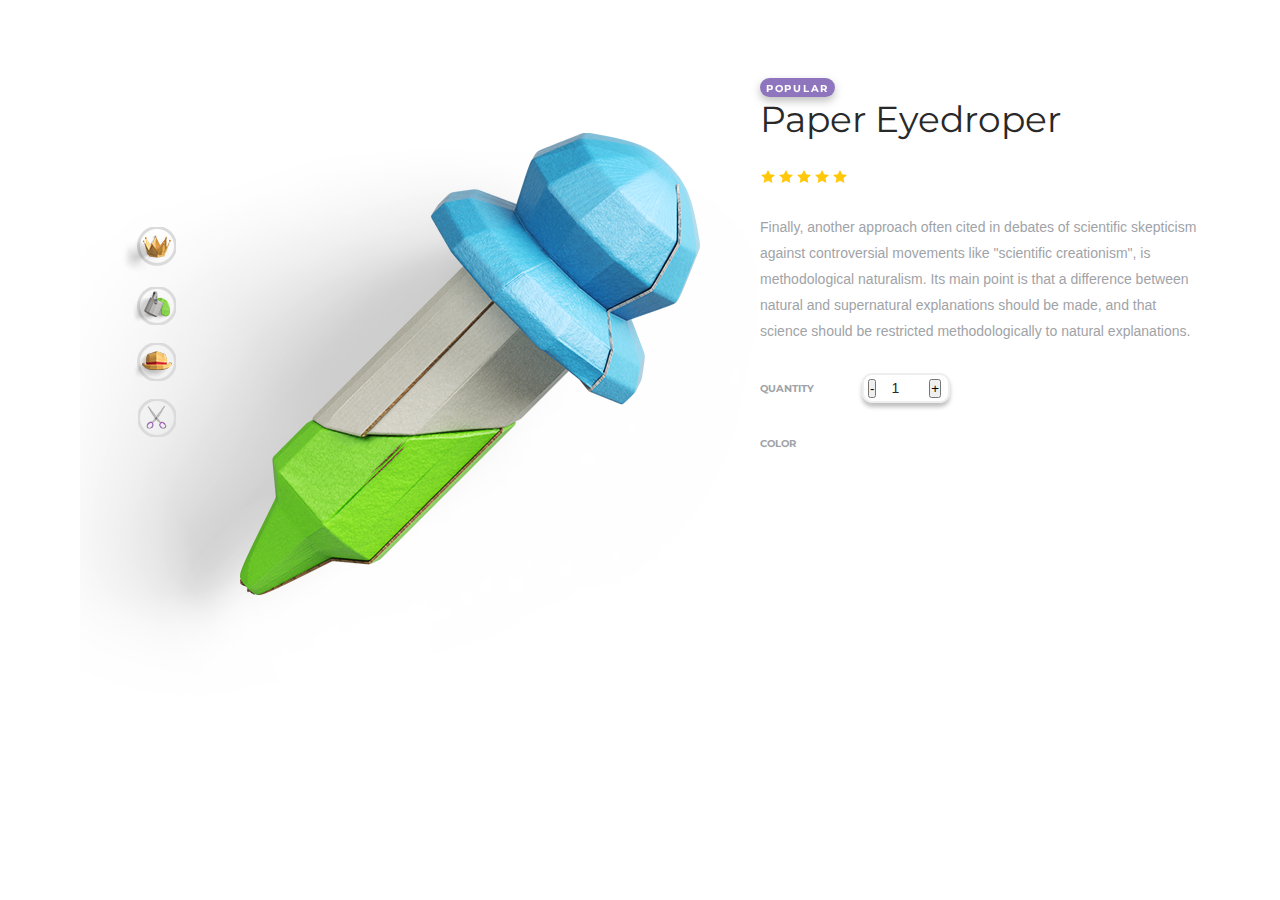
<file: homeWork.11/index.html>
<!DOCTYPE html>
<html lang="en">
<head>
    <meta charset="UTF-8">
    <meta http-equiv="X-UA-Compatible" content="IE=edge">
    <meta name="viewport" content="width=device-width, initial-scale=1.0">
    <title>Document</title>
    <link href="https://fonts.googleapis.com/css?family=Montserrat:100,200,300,regular,500,600,700,800,900,100italic,200italic,300italic,italic,500italic,600italic,700italic,800italic,900italic" rel="stylesheet" />
    <link rel="stylesheet" href="style.css">
</head>
<body>
    <section class="card-eyedropper">
        <div class="container">
            <div class="eyedropper">
                <div class="eyedropper__img">
                    <div class="eyedropper__img-bg"><img src="img/Eyedropper.png" alt="eyedropper">
                    <ul>
                        <li class="crown"></li>
                        <li class="fill"></li>
                        <li class="hat"></li>
                        <li class="scissors"></li>
                    </ul>
                    </div> 
                </div>
                <div class="eyedropper__order">
                    <div class="eyedropper__order-text">
                        <div class="eyedropper__order-popular">POPULAR</div>
                        <h2>Paper Eyedroper</h2>
                        <div class="eyedropper__order-stars"></div>
                        <h5>Finally, another approach often cited in debates of scientific skepticism against controversial movements like "scientific creationism", is methodological naturalism. Its main point is that a difference between natural and supernatural explanations should be made, and that science should be restricted methodologically to natural explanations.</h5>
                    </div>       
                    <form action="" method="get">
                        <div class="eyedropper__input">
                            <div class="btn-quantity">
                                <div class="btn-text">QUANTITY</div>
                                <div class="btn">
                                    <button type="button" onclick="this.nextElementSibling.stepDown()">-</button>
                                    <input type="number" min="0" max="9" value="1" readonly class="one">
                                    <button type="button" onclick="this.previousElementSibling.stepUp()">+</button>
                                </div>  
                            </div>
                            <div class="radio">
                                <div class="radio-text">COLOR</div>
                                <div class="radio-color">

                                    </div>  
                            </div>

                        </div>
                    </form>  
                </div> 
            </div> 
        </div> 
    </section>
</body>
</html>
</file>
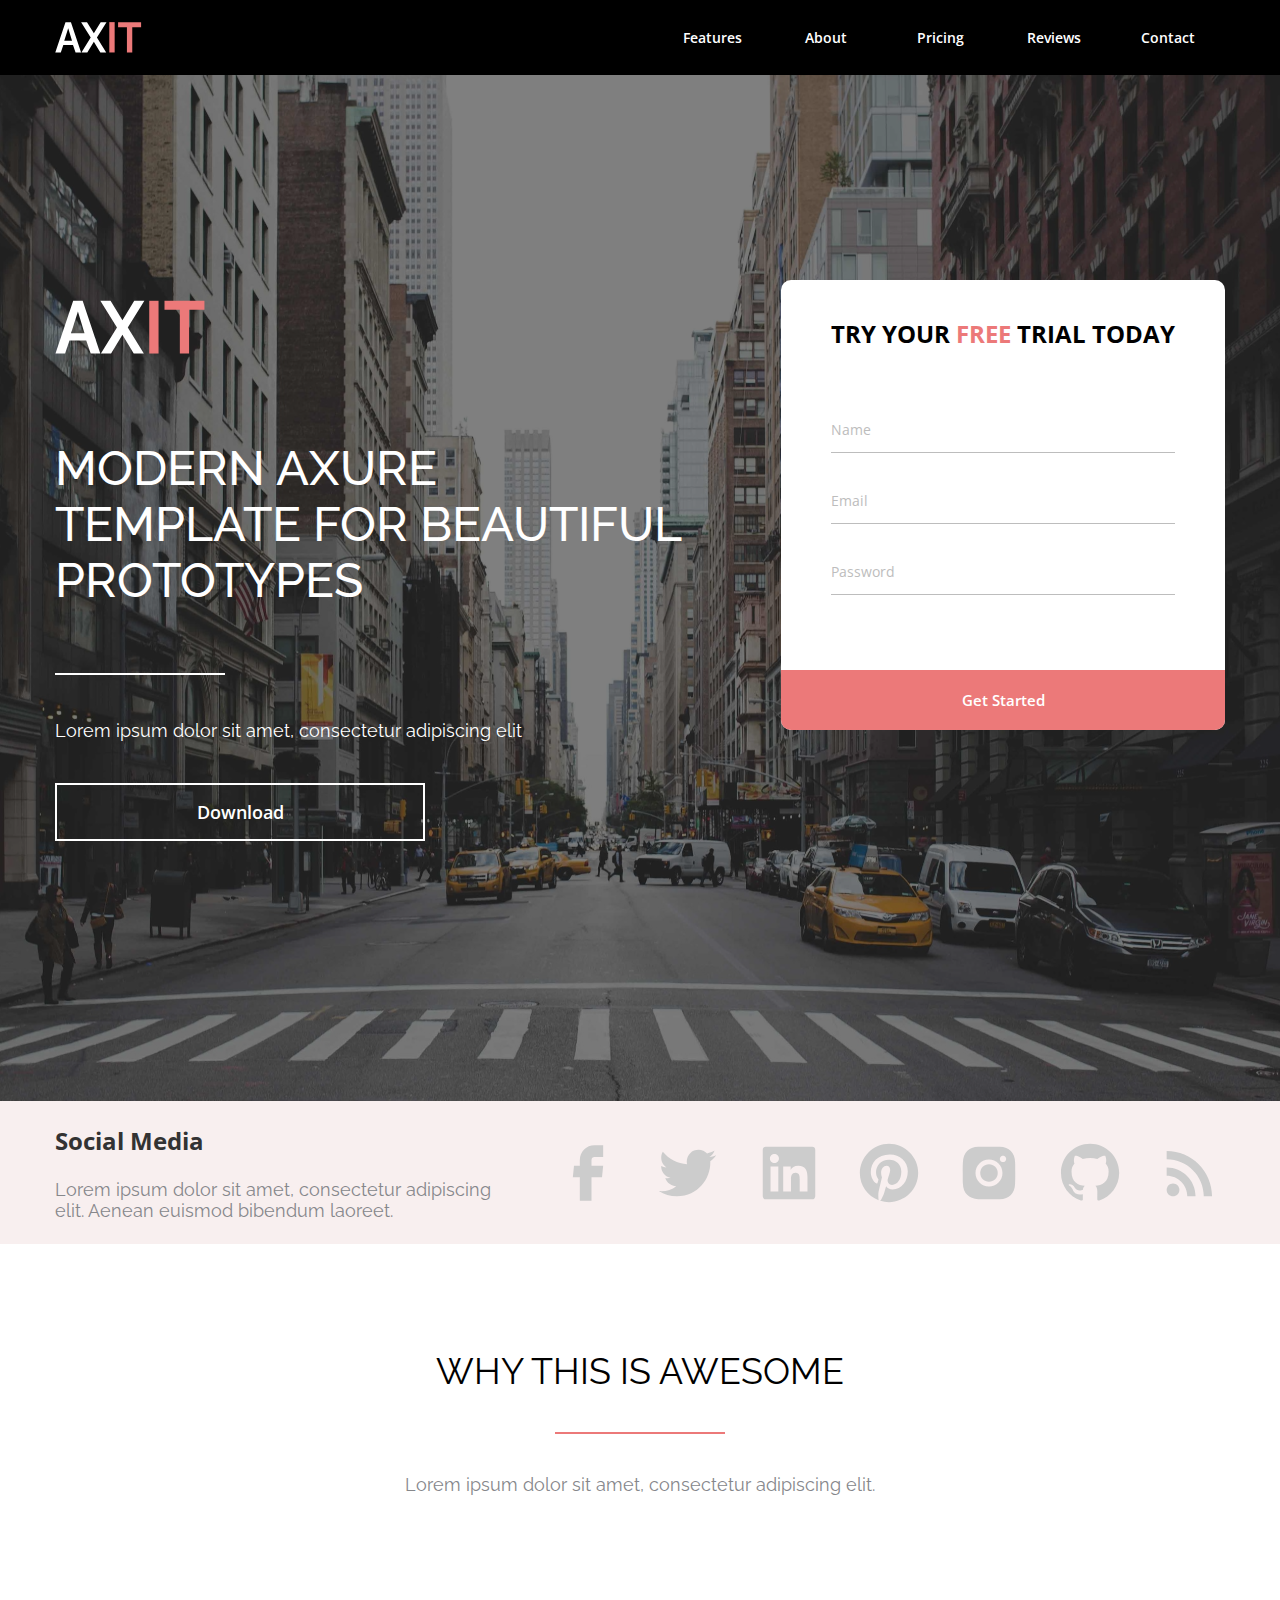
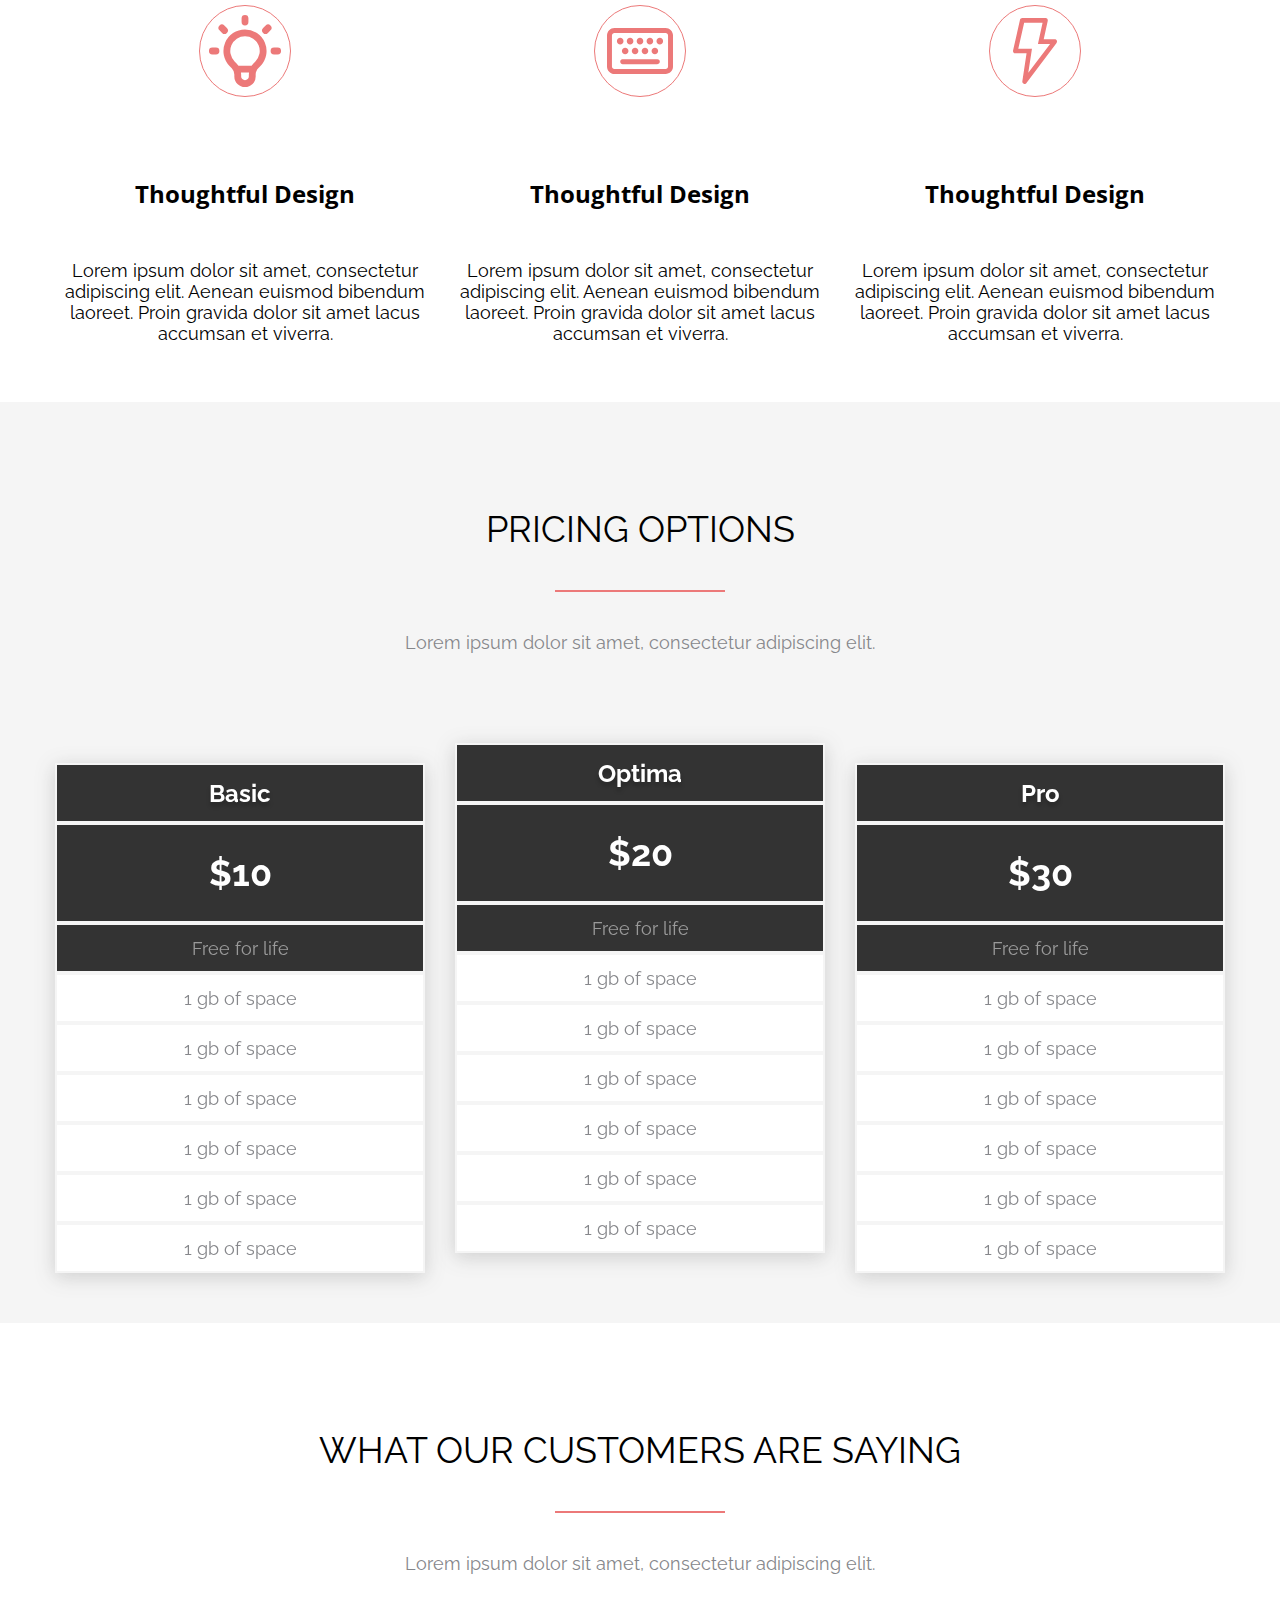
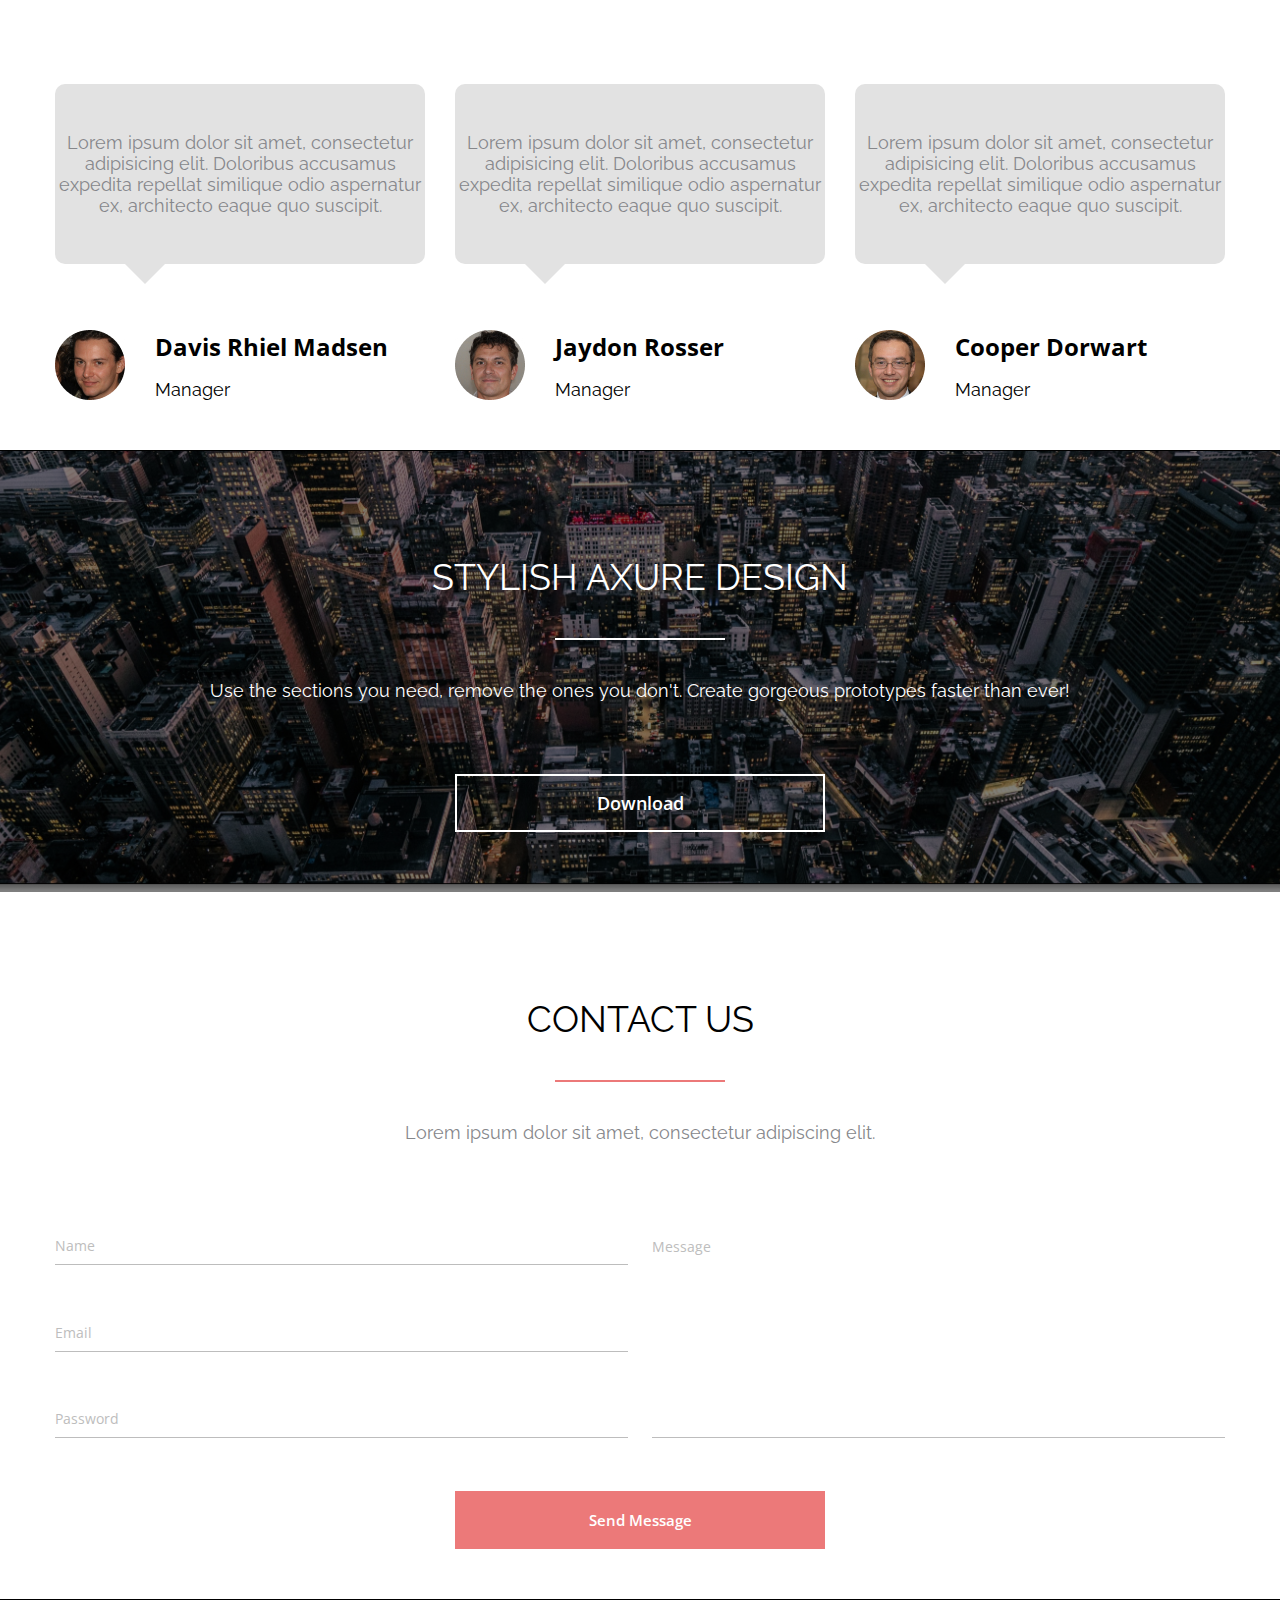
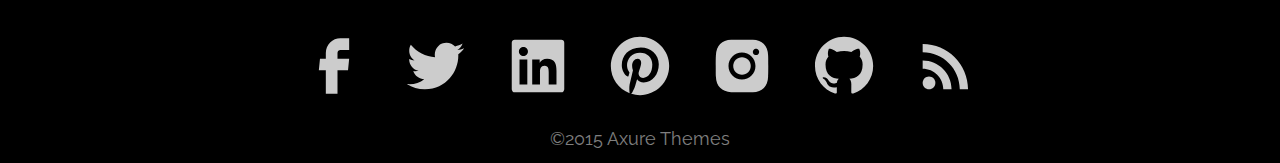
<file: homeWork.1-10/homeWork3.html>
<!DOCTYPE html>
<html lang="en">
<head>
    <meta charset="UTF-8">
    <meta http-equiv="X-UA-Compatible" content="IE=edge">
    <meta name="viewport" content="width=device-width, initial-scale=1">
    <title>HomeWork</title>
    <link rel="shortcut icon" href="img/favicon.svg" type="image/x-icon">
    <link href="https://fonts.googleapis.com/css?family=Open+Sans:300,regular,500,600,700,800,300italic,italic,500italic,600italic,700italic,800italic" rel="stylesheet" />
    <link href="https://fonts.googleapis.com/css?family=Raleway:100,200,300,regular,500,600,700,800,900,100italic,200italic,300italic,italic,500italic,600italic,700italic,800italic,900italic" rel="stylesheet" />
    <link rel="preconnect" href="https://fonts.googleapis.com">
    <link rel="preconnect" href="https://fonts.gstatic.com" crossorigin>
    <link rel="stylesheet" href="style/style.css">
    <link rel="stylesheet" href="media/media.css">
  

</head>
<body>
    </div>
    <header class="header">
        <div class="container">
            <div class="header__info">
                <div class="item__logo">
                    <a href="homeWork3.html" class="item__logo-exit" ><img href="homeWork3.html" src="img/logo.svg" alt="logo" width="87px" height="75px"></a>
                </div>
                <nav class="item-list">
                    <ul>
                        <li><a href="#">Features</a></li>
                        <li><a href="#">About</a></li>
                        <li><a href="#">Pricing</a></li>
                        <li><a href="#">Reviews</a></li> 
                        <li><a href="#">Contact</a></li>
                    </ul>     
                </nav>
            </div>
        </div>
    </header>
    <section class="banner">
        <div class="container"> 
            <div class="banner__info">
                <div class="banner__text">
                    <a href="homeWork3.html" class="item__logo-exit" width="170px" height="55px"><img src="img/logo.svg" alt="logo"></a>
                    <h1>MODERN AXURE TEMPLATE FOR BEAUTIFUL PROTOTYPES</h1>
                    <div class="separator"></div>
                    <h5>Lorem ipsum dolor sit amet, consectetur adipiscing elit</h5> 
                    <a href="#" class="download">Download</a>
                </div>
                <div class="banner__input-data">
                    <h4>Try Your <span>FREE</span> Trial Today</h4>
                    <form method="get" action="">
                            <div class="banner__input-data-form"> 
                                <input class="name" type="text" name="banner__input-data-form-name" id="" placeholder="Name">
                                <input class="email" type="email" name="banner__input-data-form-email" id="" placeholder="Email">
                                <input class="password" type="password" name="banner__input-data-form-password" id="" placeholder="Password">
                            </div>  
                            <button class="btn-submit">Get Started</button>
                    </form>
                </div>
                
            </div>
        </div>
    </section>
    <section class="social">
        <div class="container">
            <div class="social__menu">
                <div class="social__info">
                    <h4>Social Media</h4>
                    <p>Lorem ipsum dolor sit amet, consectetur adipiscing elit. 
                        Aenean euismod bibendum laoreet.</p>
                </div>
                <div class="social__icons-line">
                    <a href="#"><i class="icon facebook"></i></a>
                    <a href="#"><i class="icon twitter"></i></a>
                    <a href="#"><i class="icon linkedin"></i></a>
                    <a href="#"><i class="icon pinterest"></i></a>
                    <a href="#"><i class="icon instagram"></i></a>
                    <a href="#"><i class="icon github"></i></a>
                    <a href="#"><i class="icon rss"></i></a>
                </div>
            </div>
        </div>  
    </section>
    <section class="design">
        <div class="container">
         <h2>
               why this is awesome
         </h2>
         <div class="separator"></div>
         <h5> 
            Lorem ipsum dolor sit amet, consectetur adipiscing elit.
         </h5>
         <div class="design__group">
            <div class="design__item">
                 <div class="design__item-icon design__item-icon-lamp" ></div>
                 <div class="design__item-designation">Thoughtful Design</div>
                 <div class="design__item-description">Lorem ipsum dolor sit amet, consectetur adipiscing 
                elit. Aenean euismod bibendum laoreet. Proin gravida  dolor sit amet lacus accumsan et viverra.</div>
            </div>
            <div class="design__item">
                <div class="design__item-icon design__item-icon-keyboard" ></div>
                <div class="design__item-designation">Thoughtful Design</div>
                <div class="design__item-description">Lorem ipsum dolor sit amet, consectetur adipiscing 
                elit. Aenean euismod bibendum laoreet. Proin gravida  dolor sit amet lacus accumsan et viverra.</div>
                </div>
            <div class="design__item">
                <div class="design__item-icon design__item-icon-lightning"></div>
                <div class="design__item-designation">Thoughtful Design</div>
                <div class="design__item-description">Lorem ipsum dolor sit amet, consectetur adipiscing 
                elit. Aenean euismod bibendum laoreet. Proin gravida  dolor sit amet lacus accumsan et viverra.</div>
                </div>
            </div>
    </section>  
    <section class="pricing__page">
        <div class="container">
            <h2>
                pricing options
            </h2>
            <div class="separator"></div>
            <h5> 
            Lorem ipsum dolor sit amet, consectetur adipiscing elit.
            </h5>
            <div class="pricing__group">
                <div class="pricing__group-item">
                    <div class="pricing__group-basic">Basic</div>
                    <div class="pricing__group-price">$10</div>
                    <div class="pricing__group-freeForLife">Free for life</div>
                    <div class="pricing__group-space">1 gb of space</div>
                    <div class="pricing__group-space">1 gb of space</div>
                    <div class="pricing__group-space">1 gb of space</div>
                    <div class="pricing__group-space">1 gb of space</div>
                    <div class="pricing__group-space">1 gb of space</div>
                    <div class="pricing__group-space">1 gb of space</div>
                </div>
                <div class="pricing__group-item top">
                    <div class="pricing__group-basic">Optima</div>
                    <div class="pricing__group-price">$20</div>
                    <div class="pricing__group-freeForLife">Free for life</div>
                    <div class="pricing__group-space">1 gb of space</div>
                    <div class="pricing__group-space">1 gb of space</div>
                    <div class="pricing__group-space">1 gb of space</div>
                    <div class="pricing__group-space">1 gb of space</div>
                    <div class="pricing__group-space">1 gb of space</div>
                    <div class="pricing__group-space">1 gb of space</div>
                </div>
                <div class="pricing__group-item">
                    <div class="pricing__group-basic">Pro</div>
                    <div class="pricing__group-price">$30</div>
                    <div class="pricing__group-freeForLife">Free for life</div>
                    <div class="pricing__group-space">1 gb of space</div>
                    <div class="pricing__group-space">1 gb of space</div>
                    <div class="pricing__group-space">1 gb of space</div>
                    <div class="pricing__group-space">1 gb of space</div>
                    <div class="pricing__group-space">1 gb of space</div>
                    <div class="pricing__group-space">1 gb of space</div>
                </div>
            </div>
        </div>
    </section>
    <section class="customer">
      <div class="container">
        <h2>
            what our customers are saying
        </h2>
        <div class="separator"></div>
        <h5> 
        Lorem ipsum dolor sit amet, consectetur adipiscing elit.
        </h5>
        <div class="customer__comments"> 
            <div class="customers">
                <div class="customer__comments-window">Lorem ipsum dolor sit amet, 
                    consectetur adipisicing elit. Doloribus 
                    accusamus expedita repellat similique 
                    odio aspernatur ex, architecto eaque 
                    quo suscipit.</div>
                <div class="customer__details-names">
                    <div class="customer__details-ico photo1"></div>
                    <div class="customer__details-name">
                        <div class="customer__details-name-name">Davis Rhiel Madsen</div>
                        <div class="customer__details-name-position">Manager</div>
                    </div>
                </div>
            </div>
            <div class="customers">
                <div class="customer__comments-window">Lorem ipsum dolor sit amet, 
                    consectetur adipisicing elit. Doloribus 
                    accusamus expedita repellat similique 
                    odio aspernatur ex, architecto eaque 
                    quo suscipit.</div>
                <div class="customer__details-names">
                    <div class="customer__details-ico photo2"></div>
                    <div class="customer__details-name">
                        <div class="customer__details-name-name">Jaydon Rosser</div>
                        <div class="customer__details-name-position">Manager</div>
                    </div>
                </div>
            </div>
            <div class="customers">
                <div class="customer__comments-window">Lorem ipsum dolor sit amet, 
                    consectetur adipisicing elit. Doloribus 
                    accusamus expedita repellat similique 
                    odio aspernatur ex, architecto eaque 
                    quo suscipit.</div>
                <div class="customer__details-names">
                    <div class="customer__details-ico photo3"></div>
                    <div class="customer__details-name">
                        <div class="customer__details-name-name">Cooper Dorwart</div>
                        <div class="customer__details-name-position">Manager</div>
                    </div>
                </div>
            </div>
        </div>
      </div>
    </section>
    <section class="banner__stylish">
        <div class="container">
                <h2>
                    stylish axure design
                </h2>
                <div class="separator"></div>
                <h5> 
                    Use the sections you need, remove the ones you don't.  Create gorgeous prototypes faster than ever!
                </h5>
                <a href="#" class="download download-stylish">Download</a>
        </div>
    </section>
    <section class="contactUs">
        <div class="container">
            <h2>
                contact us
            </h2>
            <div class="separator"></div>
            <h5> 
            Lorem ipsum dolor sit amet, consectetur adipiscing elit.
            </h5>
            <div class="contactUs__input">
                <form method="get" action="">
                    <div class="contactUs__input-data">
                        <div class="contactUs__input-data-form">
                            <input class="сontactUs__name" type="text" name="contactUs__input-data-form-name" id="" placeholder="Name">
                            <input class="сontactUs__email" type="email" name="contactUs__input-data-form-email" id="" placeholder="Email">
                            <input class="сontactUs__password" type="password" name="contactUs__input-data-password" id="" placeholder="Password">
                        </div>
                        <div class="contactUs__input-data-form-textarea">
                            <textarea name="contactUs__input-data-form-textarea" id="" cols="" rows="" placeholder="Message"></textarea>
                        </div>
                    </div>
                            
                        <button class="btn-submit">Send Message</button>
                </form>


            </div> 
        </div>
    </section>

    <footer class="footer">
        <div class="container">
            <div class="icons_line">
                <a href="#"><i class="icon facebook"></i></a>
                <a href="#"><i class="icon twitter"></i></a>
                <a href="#"><i class="icon linkedin"></i></a>
                <a href="#"><i class="icon pinterest"></i></a>
                <a href="#"><i class="icon instagram"></i></a>
                <a href="#"><i class="icon github"></i></a>
                <a href="#"><i class="icon rss"></i></a>
            </div>
            <h5 class="copy">&#169;2015 Axure Themes</h5>
        </div>
    </footer>
</body>
</html>
</file>
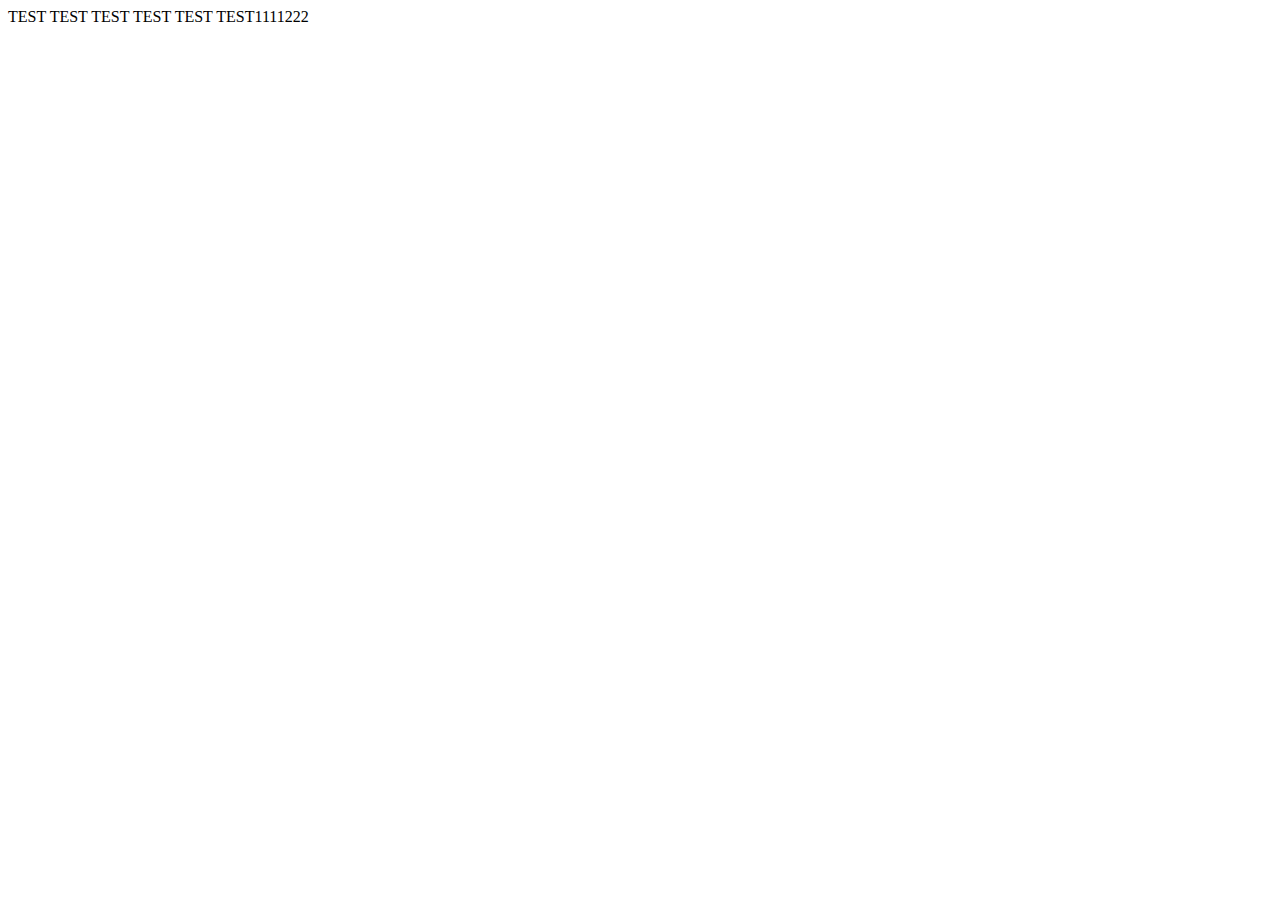
<file: homeWork.1-10/Sergei.mishyn.html>
<!DOCTYPE html>
<html lang="en">
<head>
    <meta charset="UTF-8">
    <meta http-equiv="X-UA-Compatible" content="IE=edge">
    <meta name="viewport" content="width=device-width, initial-scale=1.0">
    <title>Document</title>
</head>
<body>
    <TEST>TEST</TEST>
    <TEST>TEST</TEST>
    <TEST>TEST</TEST>
    <TEST>TEST</TEST>
    <TEST>TEST</TEST>
    <TEST>TEST1111222</TEST>
</body>
</html>
</file>
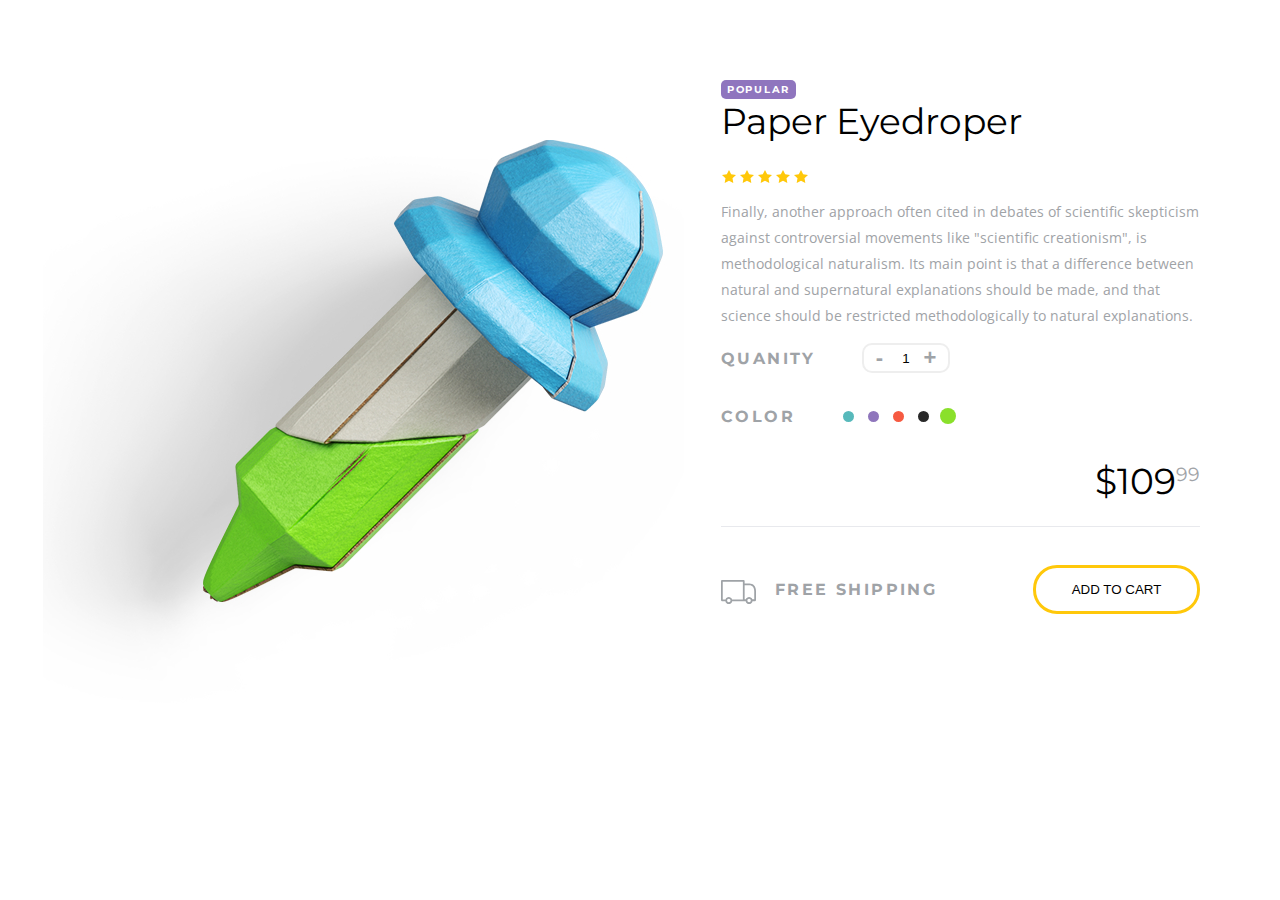
<file: проект12/12.html>
<!DOCTYPE html>
<html lang="en">

<head>
   <meta charset="UTF-8">
   <meta http-equiv="X-UA-Compatible" content="IE=edge">
   <meta name="viewport" content="width=device-width, initial-scale=1.0">
   <link rel="preconnect" href="https://fonts.googleapis.com">
   <link rel="preconnect" href="https://fonts.gstatic.com" crossorigin>
   <link href="https://fonts.googleapis.com/css2?family=Montserrat:wght@400;700&family=Open+Sans&display=swap"
      rel="stylesheet">
   <link rel="stylesheet" href="./css/12.css">
   <title>Paper Eyedroper</title>
</head>

<body>
   <section class="wrapper">
      <div class="picture">
         <ul class="picture__item">
            <li class="picture__itemico crown"></li>
            <li class="picture__itemico fill"></li>
            <li class="picture__itemico hat"></li>
            <li class="picture__itemico scissors"></li>
         </ul>
      </div>

      <div class="data">
         <div class="popular">
            <p>popular</p>
         </div>
         <p class="bigtext">paper eyedroper</p>
         <img src="./img/star.svg" alt="звезда">
         <p class="smalltext">Finally, another approach often cited in debates of scientific skepticism against controversial movements
            like "scientific creationism", is methodological naturalism. Its main point is that a difference between
            natural and supernatural explanations should be made, and that science should be restricted methodologically
            to natural explanations.</p>
         <div class="quanity">
            <p class="graytext">quanity</p>
            <div class="number">
               <button class="number-minus" type="button" onclick="this.nextElementSibling.stepDown(); this.nextElementSibling.onchange();">-</button>
               <input type="number" min="0" max="10" value="1" readonly>
               <button class="number-plus" type="button" onclick="this.previousElementSibling.stepUp(); this.previousElementSibling.onchange();">+</button>
            </div>
         </div>
         <div class="quanity radiocol">
            <p class="graytext">color</p>
               <div class="radiobutton">
                  <label class="rad-label">
                     <input type="radio" class="rad-input" name="rad" value="green">
                     <div class="rad-design-gr"></div>                    
                  </label>
                  <label class="rad-label">
                     <input type="radio" class="rad-input" name="rad" value="violet">
                     <div class="rad-design-vi"></div>                    
                  </label>                
                  <label class="rad-label">
                     <input type="radio" class="rad-input" name="rad" value="red">
                     <div class="rad-design-re"></div>                    
                  </label>                
                  <label class="rad-label">
                     <input type="radio" class="rad-input" name="rad" value="black">
                     <div class="rad-design-bl"></div>                    
                  </label>
                  <label class="rad-label">
                     <input type="radio" class="rad-input" name="rad" value="light-green" checked>
                     <div class="rad-design-li"></div>                    
                  </label>                
               </div>

         </div>
         <p class="bigtext end">$109<sup>99</sup></p>
         <div class="dispatch">
            <p class="graytext bus">free shipping</p>
            <button class="btn">add to cart</button>
         </div>
      </div>

   </section>
</body>

</html>
</file>
<file: homeWork.11/style.css>
*{
    padding: 0;
    margin: 0;
    box-sizing: border-box;
}

body{
    font-family: 'Open Sans','Arial','sans-serif';
    font-style: normal;
    font-weight: 400;
    font-size: 14px;
    line-height: 26px;
    color:#292929;
    
}
ul , ol {list-style-type: none;}
a, img {
    border: 0;
    outline: 0;
}
a {
    text-decoration: none;
}
.container {
    width: 1140px;
    padding: 78px 10px 94px;  
    margin: 0  auto; 

}
.eyedropper{
    display: flex;
    
}
.eyedropper__img{
    padding-top: 55px;
}
.eyedropper__img-bg{
    position: relative;
    width: 680px;
    height: 564px;
}

.eyedropper__img ul{
    position:absolute;
    top: 94px;
    left: 42px;
    
}
li{
    display: block;
    
}

.crown,.fill,.hat,.scissors{
    width: 54px;
    height: 46px;
    margin-bottom: 10px;
    background-repeat: no-repeat;
    background-position: right;
}
.crown{
    background-image: url("img/Crown.png");
   
}
.fill{
    background-image: url('img/Fill.png');
}
.hat{
    background-image: url('img/Hat.png');
}
.scissors{
    background-image: url('img/Scissors.png');
}


.yedropper__order{

}
.eyedropper__order-text{
display: flex;
flex-direction: column;
}
.eyedropper__order-popular{
    font-family: 'Montserrat';
    background-color: #8F75BE;
    width: 75px;
    height: 19px;
    padding-top: 5px;
    text-align: center;
    letter-spacing: 1.7px;
    border-radius: 25px;
    font-style: normal;
    font-weight: 700;
    font-size: 10px;
    line-height: 12px;
    color: white;
    filter: drop-shadow(0px 4px 4px rgba(0, 0, 0, 0.25));
}

h2{
    font-family: 'Montserrat';
    font-style: normal;
    font-weight: 400;
    font-size: 36px;
    line-height: 44px;
    margin-bottom: 29px;
}
.eyedropper__order-stars{
    width: 87px;
    height: 13px;
    background-image: url('img/Stars.svg');
    margin-bottom: 31px;
}

h5{
    font-weight: 400;
    font-size: 14px;
    line-height: 26px;
    color: #9FA3A7;
    margin-bottom: 29px;
}
.btn-quantity{
    display: flex;
}

.one {
    all: unset;
    width: 45px;
    text-align: center;
  }
  .raz::-webkit-inner-spin-button { 
    display: none;
  }

.btn{
    width: 88px;
    height: 30px;
    border: 2px solid #EEEEEE;
    border-radius: 10px;  
    padding-left: 4px;
    box-shadow: 0px 4px 4px 0px #00000040;
    margin-bottom: 25px
    ;
}
.btn-text{
    margin-right: 48px;
}
.btn-text,.radio-text{
    font-family: 'Montserrat';
    font-style: normal;
    font-weight: 700;
    font-size: 10px;
    line-height: 12px;
    color: #9FA3A7;
    padding-top: 10px;
}
.radio-text{
    margin-right: 60px;
}
</file>
<file: homeWork.1-10/style/style.css>
*{
    padding: 0;
    margin: 0;
    box-sizing: border-box;
}

body{
    font-style: normal;
    font-weight: normal;
    font-size: 16px; 
    font-family: 'Open Sans','Raleway',Arial, sans-serif;
}
ul , ol {list-style-type: none;}
a, img {
    border: 0;
    outline: 0;
}
a {
    text-decoration: none;
}
.container {
    width: 1200px;
    min-width: 320px;
    padding: 0 15px;  
    margin: 0  auto;
    
}
.download {
    width: 370px;
    height: 58px;
    font-style: normal;
    font-weight: 600;
    font-size: 18px;
    line-height: 25px;
    color: white;
    border: 2px solid #FFFFFF;
    display: flex;
    justify-content: center;
    align-items: center;
    text-align: center;

}

        /*header*/


.header {
    display: block;
    background: #000000;
    height: 75px;
    min-width: 320px;

}
.header__info{
    display: flex;
    justify-content: space-between;
}

.item__logo a {
    display: block;
    height: 100%;
}

.item-list ul {    
    display: flex;
}
.item-list ul li {
    height: 75px;
}
.item-list li a {
    width: 114px;
    display: flex;
    justify-content: center;
    align-items: center;
    height: 100%;
    font-weight: 600;
    font-size: 14px;
    line-height: 19px;
    color: #FFFFFF;
}
.item-list li a:hover {
    background: #EC7979;
}
.item-list li a:active {    
    background: #AB4949;
}

   


        /* banner*/


    
.banner{
    height: 1026px;
    min-width: 320px;
    margin: 0 auto;
    background:rgba(0, 0, 0, 0.5) url('../img/image-banner-big.svg');
    background-blend-mode: overlay;
    background-repeat: no-repeat;
    background-size: cover;
    background-position: bottom center;
    padding-top: 205px;
}



.banner__info {
    display: flex;
    justify-content: space-between;
}


.banner__text{
    width: 635px;
    text-align: left;
    padding-top: 20px;

}


.banner__text .item__logo-exit{
    display:flex;
    width: 170px;
    height: 55px;
    margin-bottom: 85px;
    
}

.banner__text h1{
    font-family: 'Raleway',sans-serif;
    font-style: normal;
    font-weight: 500;
    font-size: 48px;
    line-height: 56px;
    color: white;
    margin-bottom: 65px;
}
.banner__text h5{
    color: white;
    margin: 0 0 42px;
    text-align: left;
}

.banner__text .separator{
    border: 1px solid white;
    margin: 0 0 42px;
    color: #FFFFFF;
    margin: 0 0 45px;
}


.banner__input-data{
    max-width: 470px;
    min-width: 288px;
    max-height: 450px;
    min-height: 381px;
    background-color: white;
    padding: 37px 0px 0px;
    border-radius: 10px;
    bottom: 23px;
    align-items: center;
    display: flex;
    flex-direction: column;
    justify-content: space-between;

}
form{
    width: 100%;
}
.banner__input-data h4 {
    font-family: 'Open Sans',sans-serif;
    font-style: normal;
    font-weight: 700;
    font-size: 24px;
    line-height: 33px;
    text-align: center;
    text-transform: uppercase;
    padding: 0 50px;
    
}

.banner__input-data h4 span{
    color: #EC7979;
}


.banner__input-data-form{
    display: flex;
    flex-direction: column;
    justify-content: space-between;
    padding: 0 50px;
    margin-bottom: 75px;
}


.banner__input-data-form .name,.email,.password{
    font-family: 'Open Sans',sans-serif;
    font-style: normal;
    font-weight: 400;
    font-size: 14px;
    line-height: 19px;
    width: 100%;
    height: 71px;
    padding-top: 25px;
    border-width: 0px;
    border-bottom:1px solid #BDBDBD;
    color: #86878B;
    outline: none;
}

.btn-submit{
    font-family: 'Open Sans',sans-serif;
    font-weight: 600;
    font-size: 15px;
    line-height: 20px;
    color: white;
    width: 100%;
    height: 60px;
    border-bottom-left-radius: 10px;
    border-bottom-right-radius: 10px;
    background-color:  #EC7979;
    border-width: 0px;
}
.btn-submit:hover {
    background: #e96969;
}
.btn-submit:active {    
    background: #AB4949;
}

        /* social*/
.social{         
    min-width: 320px;  
    padding: 23px 0;
    background-color: #F8EFEF;;
}

.social__menu{
    display: flex;
}

.social__info{
    width: 40%;
    margin-right: 30px;
}
.social__icons-line{
    width: calc(60% - 30px);
    display: flex;
    justify-content: space-between;
    align-items: center;
}

.social h4 {
    font-style: normal;
    font-weight: 700;
    font-size: 24px;
    line-height: 33px;
    color: #333333;
    margin-bottom: 22px;

}
.social p {
    font-family: 'Raleway',sans-serif;
    font-style: normal;
    font-weight: 400;
    font-size: 18px;
    line-height: 21px;
    color: #86878B;
}



        /* design*/
.design{
    padding-top: 106px;
}

h2,h5 {
    align-items:center;
    text-align: center;
}

h2{
    font-family: 'Raleway',sans-serif;
    font-style: normal;
    font-weight: 400;
    font-size: 36px;
    line-height: 42px;
    text-transform: uppercase;
    margin-bottom: 40px ;
}

.separator {
    border: 1px solid #EC7979;
    width: 170px;
    margin: 0 auto;
    margin-bottom: 40px;
}

h5{
    font-family: 'Raleway',sans-serif;
    font-style: normal;
    font-weight: 400;
    font-size: 18px;
    line-height: 21px;
    margin: 0 auto;
    color: #86878B;
    margin-bottom: 110px;
}


.design__group{
    display: grid;
    grid-template-columns: repeat(3,1fr);
    grid-gap:15px;
    text-align: center;
    margin-bottom: 58px;
 
}


.design__item-icon {
    width: 92px;
    height: 92px;
    border: 1px solid #EC7979;
    border-radius: 50px;
    margin: 0 auto;
    margin-bottom: 80px;
    display: flex;
    justify-content: center;
    align-items: center;
    background-position: center;
    background-repeat: no-repeat;
}
.design__item-icon-lamp{
    background-image: url("../img/Group\ \(1\).svg");
}
.design__item-icon-keyboard{
    background-image: url("../img/Vector\ \(2\).svg");
}
.design__item-icon-lightning{
    background-image: url("../img/Vector\ \(3\).svg");
   
}

.design__item-designation {
    font-style: normal;
    font-weight: bold;
    font-size: 24px;
    line-height: 33px; 
    margin-bottom: 50px;
}

.design__item-description{
    font-family: 'Raleway',sans-serif;
    font-size: 18px;
    line-height: 21px; 
   
}

.design__item-image3 {

}
    
        /* pricing-page*/



.pricing__page{
    background-color: #F5F5F5;
    padding-top: 106px;
    min-width: 320px;
}


.pricing__group{
    display: grid;
    grid-template-columns: repeat(3,1fr);
    grid-gap: 30px;
    justify-content: space-between;
    padding-bottom: 50px;
    
}
.pricing__group-item{
    min-width: 288px;
    filter: drop-shadow(0px 4px 10px rgba(51, 51, 51, 0.2));
    background: #FFFFFF;
    
}


.pricing__group-basic,
.pricing__group-price,
.pricing__group-freeForLife,
.pricing__group-space{
    font-family: 'Raleway',sans-serif;
    display: flex;
    justify-content: center;
    align-items: center;
}

div.pricing__group-basic{
    height: 60px;
    background-color:#333333;
    color: white;
    border: 2px solid #F5F5F5;
    font-weight: bold;
    font-size: 24px;
    line-height: 33px;
    text-shadow: 0px 4px 4px rgba(0, 0, 0, 0.25);
    
}
.pricing__group-price{

    height: 100px;
    background-color:#333333;
    color: white;
    border: 2px solid #F5F5F5;
    font-weight: 700;
    font-size: 36px;
    line-height: 42px;   
}

.pricing__group-freeForLife{
    height: 50px;
    background-color:#333333;
    color: white;
    font-style: normal;
    font-weight: 400;
    font-size: 18px;
    line-height: 21px;
    color: rgba(255, 255, 255, 0.5);
    border: 2px solid #F5F5F5;
}

.pricing__group-space{
    font-weight: 400;
    font-size: 18px;
    line-height: 21px;
    height: 50px;
    background: #FFFFFF;
    border: 2px solid #F5F5F5;
    color: #86878B;  
}

.top{
    position: relative;
    bottom: 20px;
}



        /*customer*/

.customer{
    padding-top: 106px;
}       
.customer__comments{
  display: grid;
  grid-template-columns: repeat(3,1fr);
  grid-gap: 30px;
  margin-bottom: 50px;

}
.customers{
    max-width: 370px;
    min-width: 288px;
    
   
}
.customer__comments-window{
    font-family: 'Raleway',sans-serif;
    font-style: normal;
    font-weight: 400;
    font-size: 18px;
    line-height: 21px;
    color: #86878B;
    height: 180px;
    background: #E2E2E2;
    border-radius: 10px;
    text-align: center;
    display: flex;
    align-items: center;
    position: relative;
    margin-bottom: 66px;
}

.customer__comments-window:after {
    content:'';
    position: absolute;
    left: 70px; top: 180px;
    border: 20px solid transparent;
    border-top: 20px solid #E2E2E2;
}


.customer__details-names{
    display: flex;
    
}

.customer__details-ico{
    width: 70px;
    height: 70px;
    margin-right: 30px;
    background-position:center;
    background-repeat: no-repeat;
}
.photo1{
    background-image: url("../img/custumer1jpg.jpg");
}
.photo2{
    background-image: url("../img/custumer2.jpg");
}
.photo3{
    background-image: url("../img/custumer3.jpg");
}
 
.customer__details-name{
    display: flex;
    flex-direction: column;  
    justify-content: space-between;
}
.customer__details-name-name{
    font-style: normal;
    font-weight: 700;
    font-size: 24px;
    line-height: 33px;
    align-items: center;
    text-align: center;
}
.customer__details-name-position{
    font-family: 'Raleway',sans-serif;
    font-style: normal;
    font-weight: 400;
    font-size: 18px;
    line-height: 21px;
    align-items: center;
}

        /*banner__stylish*/

.banner__stylish {
    min-width: 320px;
    height: 442px;
    background:rgba(0, 0, 0, 0.5) url('../img/image-banner-stylish.jpg');
    background-blend-mode: overlay;
    background-repeat: no-repeat;
    background-size: cover;
    background-position: center;
    padding-top: 106px;
}
.banner__stylish h2{
    color: white;
}
.banner__stylish h5{
    margin-bottom: 73px;
    color: white;
}
.banner__stylish .separator{
    border: 1px solid white;
    width: 170px;
    margin: 0 auto;
    margin-bottom: 40px;
    align-items: center;
}



.download-stylish{
   margin: 0 auto;
   max-width: 370px;
   min-width: 288px;
}

        /*contakt-us*/

.contactUs{
    padding: 106px 0 50px;
}
.contactUs h5{
    margin-bottom: 84px;
}
.contactUs__input-data{
    display: flex;
    justify-content: space-between;
    margin-bottom: 53px;
    height: 211px;
}
.contactUs__input-data-form{
    width: 49%;
    display: flex;
    flex-direction: column;
    justify-content: space-between;
    
}

.сontactUs__name,.сontactUs__email,.сontactUs__password{
    width: 100%;
    height: 38px;
    border-width: 0px;
    border-bottom:1px solid #BDBDBD;
    font-family: 'Open Sans',sans-serif;
    font-style: normal;
    font-weight: 400;
    font-size: 14px;
    line-height: 19px;
    color: #86878B;
    outline: none;
}
input::placeholder{color: #BDBDBD;}
input::-webkit-input-placeholder {color:#BDBDBD;}
input::-moz-placeholder {color:#BDBDBD;}
input:-moz-placeholder {color:#BDBDBD;}
input:-ms-input-placeholder {color:#BDBDBD;}
textarea::placeholder {color: #BDBDBD;}

.contactUs__input-data-form-textarea{
    width: 49%;
}

textarea{
    font-family: 'Open Sans',sans-serif;
    font-style: normal;
    font-weight: 400;
    font-size: 14px;
    line-height: 19px;
    width: 100%;
    height: 211px;
    resize: none;
    outline: none;
    border: 0px;
    border-bottom:1px solid #BDBDBD;
    color: #86878B;
    padding-top: 10px;
}
.contactUs__input .btn-submit{
    display: block;
    max-width: 370px;
    min-width: 288px;
    height: 58px;
    margin: 0 auto;
    border-radius: 0px;
}

         /*footer*/


.footer{
    background-color: black;
    height: 164px;
    min-width: 320px;
}

footer .container {
    height: 164px;
    margin: 0 auto;
    padding: 32px 15px 27px;
}
    

.footer .icons_line{
    display: flex;
    justify-content: center;
    margin-bottom: 27px;
    
}
.icons_line a:not(:last-child) {
    margin-right: 32px;
}


.icon {
    display: flex;
    width: 70px;
    height: 70px;
    background-repeat: no-repeat;
    background-position: center;
    background-size: contain;
    
}
.facebook{
    background-image:url("../img/facebook_icon\ \(2\).svg");
}
.facebook:hover{
    background-color: rgb(0, 93, 185);
    border-radius: 15%;
}
.twitter{
    background-image:url("../img/twitter_icon.svg");
}
.twitter:hover{
    background-color: rgb(71, 163, 255);
    border-radius: 15%;
}
.linkedin{
    background-image:url("../img/linkedin_icon.svg");
}
.linkedin:hover{
    background-color: rgb(162, 230, 246);
    border-radius: 15%;
}
.pinterest{
    background-image:url("../img/pinterest_icon.svg");
}
.pinterest:hover{
    background-color: rgb(141, 29, 29);
    border-radius: 15%;
}
.instagram{
    background-image:url("../img/instagram_icon.svg");
}
.instagram:hover{
    background-color: rgb(204, 41, 90);
    border-radius: 15%;
}
.github{
    background-image:url("../img/github_icon.svg");
}
.github:hover{
    background-color: rgb(106, 111, 117);
    border-radius: 15%;
}
.rss{
    background-image:url("../img/rss_icon.svg");
}
.rss:hover{
    background-color: rgb(190, 130, 60);
    border-radius: 15%;
}


h5.copy {
font-family: 'Raleway',sans-serif;
font-style: normal;
font-weight: 400;
font-size: 18px;
line-height: 21px;
color: rgba(255, 255, 255, 0.5);
text-align: center;
align-items: center;

}
</file>
<file: homeWork.1-10/media/media.css>
/* 1. почему кнопка в contactUs залезла под textarea, пришлось мэрджином ее вытаскивать
   2. banner__stylish что то не так с избражением при адаптации, снизу появляется серая полоска */


@media (max-width:1200px) {
    .container{
        width: 1024px; 
    }
    
}

@media (max-width:1024px){
    .container{
        width: 100%;
    }
    .header{
        width: 100%;
    }
    .banner{
        width: 100%;
        height: 768px;
        padding-top: 135px;
    }
    .banner__text .item__logo-exit{
        width: 140px;
        height: 45px;
    }
    .banner__text h1{
        font-size: 36px;
        line-height: 42px;
        width: 80%;
    }
    .banner__input-data{
        width: 398px;
        height: 450px;
    }
    .banner__text .separator{
        width: 115px;
    }
    .banner__text h5{
        font-size: 14px;
        line-height: 16px;
    }
    .banner__info .download{
        width:183px;
        height:50px;
    }
    .social__icons-line .icon {
        width: 64px;
        height: 64px;
    }
    .social h4{
        font-size: 18px;
        line-height: 25px;
    }
    .social p{
        font-size: 14px;
        line-height: 16px;  
    }
    h2{
        font-size: 24px;
        line-height: 28px;
    }
    .separator{
        width: 142px;
    }
    h5{
        font-size: 14px;
        line-height: 16px;  
    }

    .design__item-icon{
        width: 80px;
        height: 80px;
        
    }
    .design__item-designation{
        font-size: 18px;
        line-height: 25px;
    }
    .design__item-description{
        font-size: 14px;
        line-height: 16px;
    }


    .customer__details-ico{
        width: 63px;   
        height: 63px;
        background-size: contain;
    }
    .customer__comments-window{
       
        font-size: 14px;
        line-height: 16px;
    }
    .customer__details-name-name{
        font-size: 18px;
        line-height: 25px;
    }
    .customer__details-name-position{
        font-size: 14px;
        line-height: 16px;
    }
   
   

    .banner__stylish {
        height: 358px;
        padding-top: 52px;
        background-size: auto;
    }
    .download-stylish{
        width: 318px;
    }
    .contactUs__input .btn-submit+.download-stylish{
        width: 318px;
    }

   .icon{
       width: 45px;
       height: 45px;
   }
    h5.copy{
    font-size: 14px;
    line-height: 16px;
    }
}


@media (max-width:970px){
   
    .social__icons-line{
        width: 100%;
    }
    .social__info{
        width: 100%; 
    }
    .customer__comments{
        grid-template-columns: repeat(2,1fr);
    }
    .pricing__group{
        grid-template-columns: repeat(2,1fr);
    }
    .design__group{
        grid-template-columns: repeat(2,1fr);
        grid-gap: 40px 15px;
    }
    .top{
        bottom: 0px;
    }
    .customers{
        margin: 0 auto;
    }
    
}


@media (max-width:768px){
    .banner{
        padding-top: 75px;
    }
    .banner__text .item__logo-exit{
        margin-bottom: 35px;
    }
    .banner__text h1{
        margin-bottom: 30px;
    }
    .banner__input-data,.banner__text{
        width: 49%;
    }

    .header .item-list {
        display: none;
    }
    .social__menu{
        flex-direction: column; 
        align-items: center;
    }
    .social p {
        margin-bottom: 10px;
    }

    .social__info{
        width: 100%;
        text-align: center;
    }
    .social__icons-line{
        width: 100%;
    }
    
   


    
} 
@media (max-width:625px){
    .header,.header__info{
        height: 56px;
    }
    .item__logo .item__logo-exit img{
        width: 62px;
        height: 100%;
    }
    .banner__text .item__logo-exit{
        display: none;
    }
    .banner{
        height: 950px;
        padding-top: 70px;
    }
    .banner__info {
        flex-direction: column;
    }
    .banner__input-data{
        margin:0 auto;
    }
    .social__info {
        margin-right: 0px;
    }
    .icon,.social .icon {
        width: 26px;
        height: 26px;
    }

   .banner__input-data, .banner__text {
       width: 100%;
   }
   .banner__text{
       text-align: center;  
       width: 100%;
       margin: 0 auto;
       padding: 0px;
   }
   .banner__text h1{
        font-size: 36px;
        line-height: 42px;
        width: 100%;
   }
   .banner__text .separator{
       margin: 0 auto 40px;
   }

   .banner__text h5{
        text-align: center;
        margin: 0 auto 40px;
        font-size: 14px;
        line-height: 16px;
   }
   .banner__input-data{
       height: 381px;
   }
   .banner__input-data h4 {
        font-size: 14px;
        line-height: 19px;
        padding: 0px;
   }
   .banner__input-data-form{
       padding: 0 20px;
       margin-bottom: 75px;
   }
   .banner__info .download {
       width: 288px;
       margin: 0 auto 50px;
    }
    .customer__comments{
        grid-template-columns: repeat(1,1fr);
    }
    .pricing__group{
        grid-template-columns: repeat(1,1fr);
    }
    .design__group{
        grid-template-columns: repeat(1,1fr);
        grid-gap: 40px 15px;
    }  
    .pricing__group{
        max-width: 370px;
        margin: 0 auto;
    }
    h5{
        margin-bottom: 24px; 
    }
    .download-stylish{
       width: 288px;
    }
    .banner__stylish{
        height: 100%;
        padding: 50px 0 50px;
    }
    .contactUs{
        padding: 50px 0 40px;
    }
    .contactUs__input-data{
        flex-direction: column;
    }
    .contactUs__input-data-form{
        width: 100%;
    }
    .contactUs__input-data-form-textarea{
        width: 100%;
        padding-top: 20px;
    }
    .contactUs__input .btn-submit{
        margin-top: 300px;
    }
    .сontactUs__name,.сontactUs__email,.сontactUs__password{
        margin-top: 40px;
    }
    .footer .icons_line{
        justify-content: space-between;
        margin-bottom: 48px;
    }
    .icons_line a:not(:last-child) {
        margin-right: 0px;
   }
   .customer,.pricing__page,.design{
       padding-top: 37px;
   }
}







/*@media (max-width:320px){
    .banner{
        height: 950px;
    }

    .banner__info {
        flex-direction: column;
    }
    .icon,.social .icon {
        width: 26px;
        height: 26px;
    }
    .design{
        display: none;
    }
    .pricing__page{
         display: none;
    }
    .customer{
        display: none;
     }
     .banner__stylish{
         display: none;
     }
     .contactUs{
         display: none;
     }
     .footer{
     }

     
}
</file>
<file: проект12/css/12.css>
* {
   padding: 0;
   margin: 0;
   box-sizing: border-box;
}

body {
   /* Размер сайта*/
   
   margin: 0 auto;
   font-family: 'Montserrat';
   font-style: normal;
   font-weight: 700;

}

.wrapper {
display: flex;
justify-content: space-between;
max-width: 1280px;
padding: 0 80px;
margin: 0 auto;
}



/*часть data-----------------------*/
.data {
   max-width: 479px;
   padding-top: 80px;
   display: flex;
   flex-direction: column;

}

.popular {
   width: 75px;
   height: 19px;
   background: #8F75BE;
   border-radius: 5px;
}

.popular>p {
   text-align: center;
   letter-spacing: 1.7px;
   font-size: 10px;
   line-height: 20px;
   text-transform: uppercase;
   color: #FFFFFF;
   margin-bottom: 4px;
}

.bigtext {
   text-transform: capitalize;
   font-weight: 400;
   font-size: 36px;
   line-height: 44px;
   margin-bottom: 27px;
}

.data > img {
   display: block;
   width: 87px;
   height: 13px;
   margin-bottom: 16px;
}

.smalltext {
   font-family: 'Open Sans';
   font-style: normal;
   font-weight: 400;
   font-size: 14px;
   line-height: 26px;
   color: #9FA3A7;
   margin-bottom: 14px;
}

.graytext {
   text-transform: uppercase;
   color: #9FA3A7;
   letter-spacing: 2.4px;
}

.quanity {
   display: flex; 
   align-items: center;
   width: 229px;
   justify-content: space-between;
   margin-bottom: 28px;
}

*:focus {
   outline: none;
}



.number {
	display: inline-block;
	position: relative;
	width: 88px;
}
.number input[type="number"] {
	display: block;
	height: 30px;
	width: 88px;
	text-align: center;
   border-radius: 10px;
   border: 2px solid #EEEEEE;
}

.number input[type="number"]::-webkit-outer-spin-button,
.number input[type="number"]::-webkit-inner-spin-button {
	display: none;

}
.number-minus {
	position: absolute;
	top: 1px;
	left: 13px;
	bottom: 1px;
	width: 9px;
	display: block;
	text-align: center;
	border: none;
	font-size: 22px;
	font-weight: 700;
   background-color: transparent;
   color: #9FA3A7;
}

.number-plus {
	position: absolute;
	top: 1px;
	right: 13px;
	bottom: 1px;
	width: 14px;
	display: block;
	text-align: center;
	border: none;
	font-size: 22px;
	font-weight: 700;
   background-color: transparent;
   color: #9FA3A7;
}
/*----------------------------------*/
.radiobutton {
   display: flex;
   width: 110px;
   height: 30px;
   align-items: center;
}

.rad-label {
   padding-right: 9px;
   cursor: pointer;
}

.rad-input {
   position: absolute;
   left: 0;
   top: 0;
   width: 1px;
   height: 1px;
   opacity: 0;
   z-index: -1;
}

.rad-design-gr {
   width: 16px;
   height: 16px;
   border-radius: 100px;
   background: #57B9BB;
   position: relative;
   
}

.rad-design-gr::before {
   content: '';
   display: inline-block;
   border-radius: inherit;
   background: #57B9BB;
   transition: .3s;
   position: relative;
   top: -2px;
   right: 2px;
   width: 11px;
   height: 11px;
   border: 5px solid white;
}

.rad-design-vi {
   width: 16px;
   height: 16px;
   border-radius: 100px;
   background: #8F76BC;
   position: relative;
   
}

.rad-design-vi::before {
   content: '';
   display: inline-block;
   border-radius: inherit;
   background: #8F76BC;
   transition: .3s;
   position: relative;
   top: -2px;
   right: 2px;
   width: 11px;
   height: 11px;
   border: 5px solid white;
}

.rad-design-re {
   width: 16px;
   height: 16px;
   border-radius: 100px;
   background: #F65A41;
   position: relative;
   
}

.rad-design-re::before {
   content: '';
   display: inline-block;
   border-radius: inherit;
   background: #F65A41;
   transition: .3s;
   position: relative;
   top: -2px;
   right: 2px;
   width: 11px;
   height: 11px;
   border: 5px solid white;
}


.rad-design-bl {
   width: 16px;
   height: 16px;
   border-radius: 100px;
   background: #292929;
   position: relative;
   
}

.rad-design-bl::before {
   content: '';
   display: inline-block;
   border-radius: inherit;
   background: #292929;
   transition: .3s;
   position: relative;
   top: -2px;
   right: 2px;
   width: 11px;
   height: 11px;
   border: 5px solid white;
}

.rad-design-li {
   width: 16px;
   height: 16px;
   border-radius: 100px;
   background: #8AE02B;
   position: relative;
   
}

.rad-design-li::before {
   content: '';
   display: inline-block;
   border-radius: inherit;
   background: #8AE02B;
   transition: .3s;
   position: relative;
   top: -2px;
   right: 2px;
   width: 11px;
   height: 11px;
   border: 5px solid white;
}


.rad-input:checked+.rad-design-gr::before,
.rad-input:checked+.rad-design-vi::before,
.rad-input:checked+.rad-design-re::before,
.rad-input:checked+.rad-design-bl::before,
.rad-input:checked+.rad-design-li::before {
   transform: scale(0);
}






/*-----------*/




.end {
   text-align: end;
   margin-bottom: 30px;
}

.end::after {
   content:"";
   border-bottom: 1px solid #E8E9ED ;
   display: block;
   width: 100%;
   padding-top: 23px;
   margin-bottom: 32px;
}


sup {
   font-size: 19px;
   line-height: 23px;
   color: #9FA3A7;
}

.dispatch .graytext::before {
   content: url("../img/auto.svg");
   background-repeat: no-repeat;
   position: absolute;
   left: 0;
   display: block;
   
}

.dispatch .graytext:hover:before {
   filter: drop-shadow(0 0 2px rgba(111,0,0,0.5));
   fill: #dbdb34;
}


.bus {
   padding-left: 54px;
}

.dispatch button {
   display: block;
   width: 167px;
   height: 49px;
   border-radius: 24px;
   text-transform: uppercase;
   background-color: transparent;
   border: 3px solid #FFC80A;

}

.dispatch {
   position: relative;
   display: flex;
   justify-content: space-between;
   align-items: center;
   height: 49px;
   padding-bottom: 80px;
   
}

input,
button {
   cursor: pointer;
}
/*----часть picture----------------*/
.picture {
   width: 680px;
   height: 564px;
   background-image: url("../img/Eyedropper.jpg");
   position: relative;
   left: -37px;
   top: 140px;
}

li {
   list-style-type: none; /* Убираем маркеры в списке*/
}

.picture__itemico {
   width: 38px;
   height: 38px;
   
   margin-bottom: 23px;
   background-repeat: no-repeat;
   background-position: center;
   border: 3px solid #DBDBDB;
   border-radius: 50%;
   
}

.picture__itemico:hover {
   transform: scale(1.5);
}


.picture__itemico:last-child   {
margin-bottom: 0;
}

.fill {
   background-image: url("../img/Fill.jpg");
}

.hat {
   background-image: url("../img/Paper\ Hat.jpg");
}

.scissors {
   background-image: url("../img/Scissors.jpg");
}


.crown {
   background-image: url("../img/Crown.jpg");
   background-position-y: 5px;
   background-position-x: -17px;
}

.picture__item {
   padding-top: 108px;
   padding-left: 78px;
   display:none;
   }

   .picture:hover .picture__item {
      display: block;
   }

   .btn:hover {
      box-shadow: 0 0 10px 0 #dbdb34 inset, 0 0 10px 4px #dbbc34;
      color: rgb(247, 224, 20);
   }  


   .btn:active {
      background: #FFC80A;
      color: red;
   }
</file>
